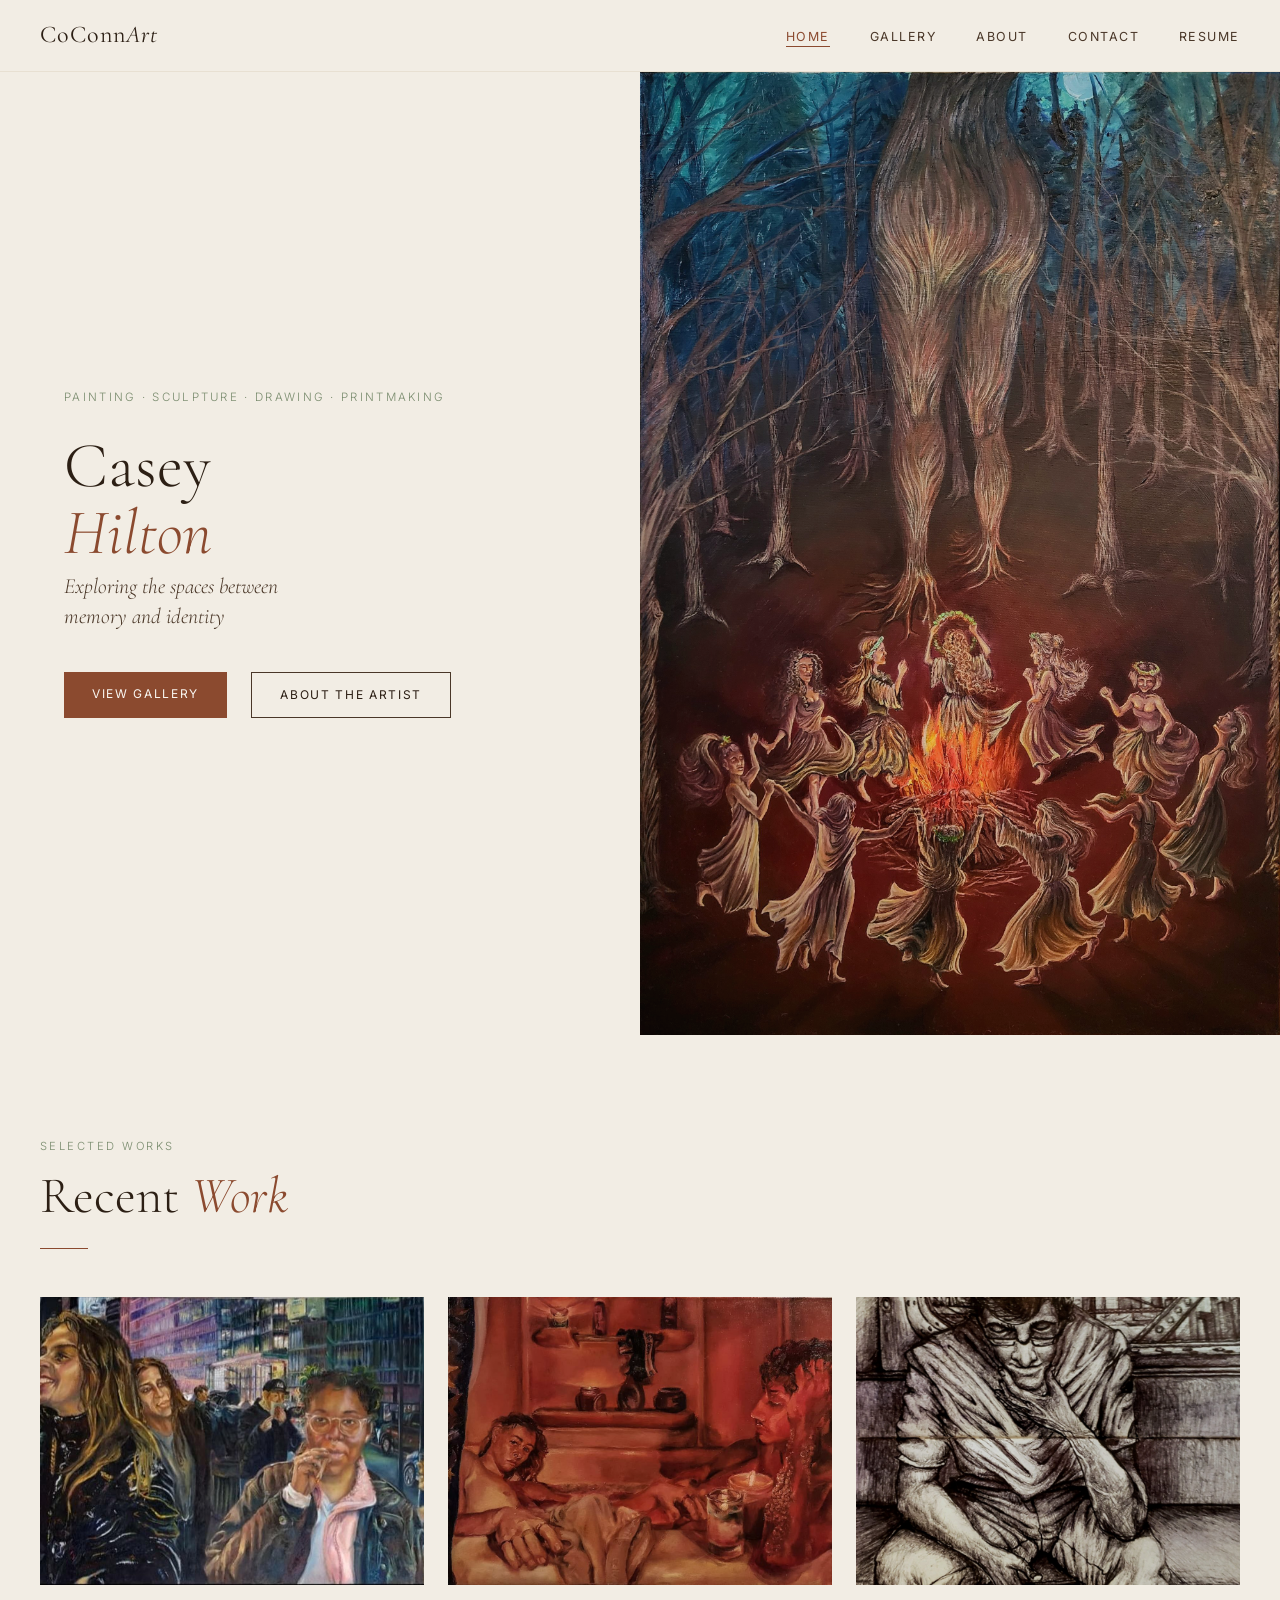
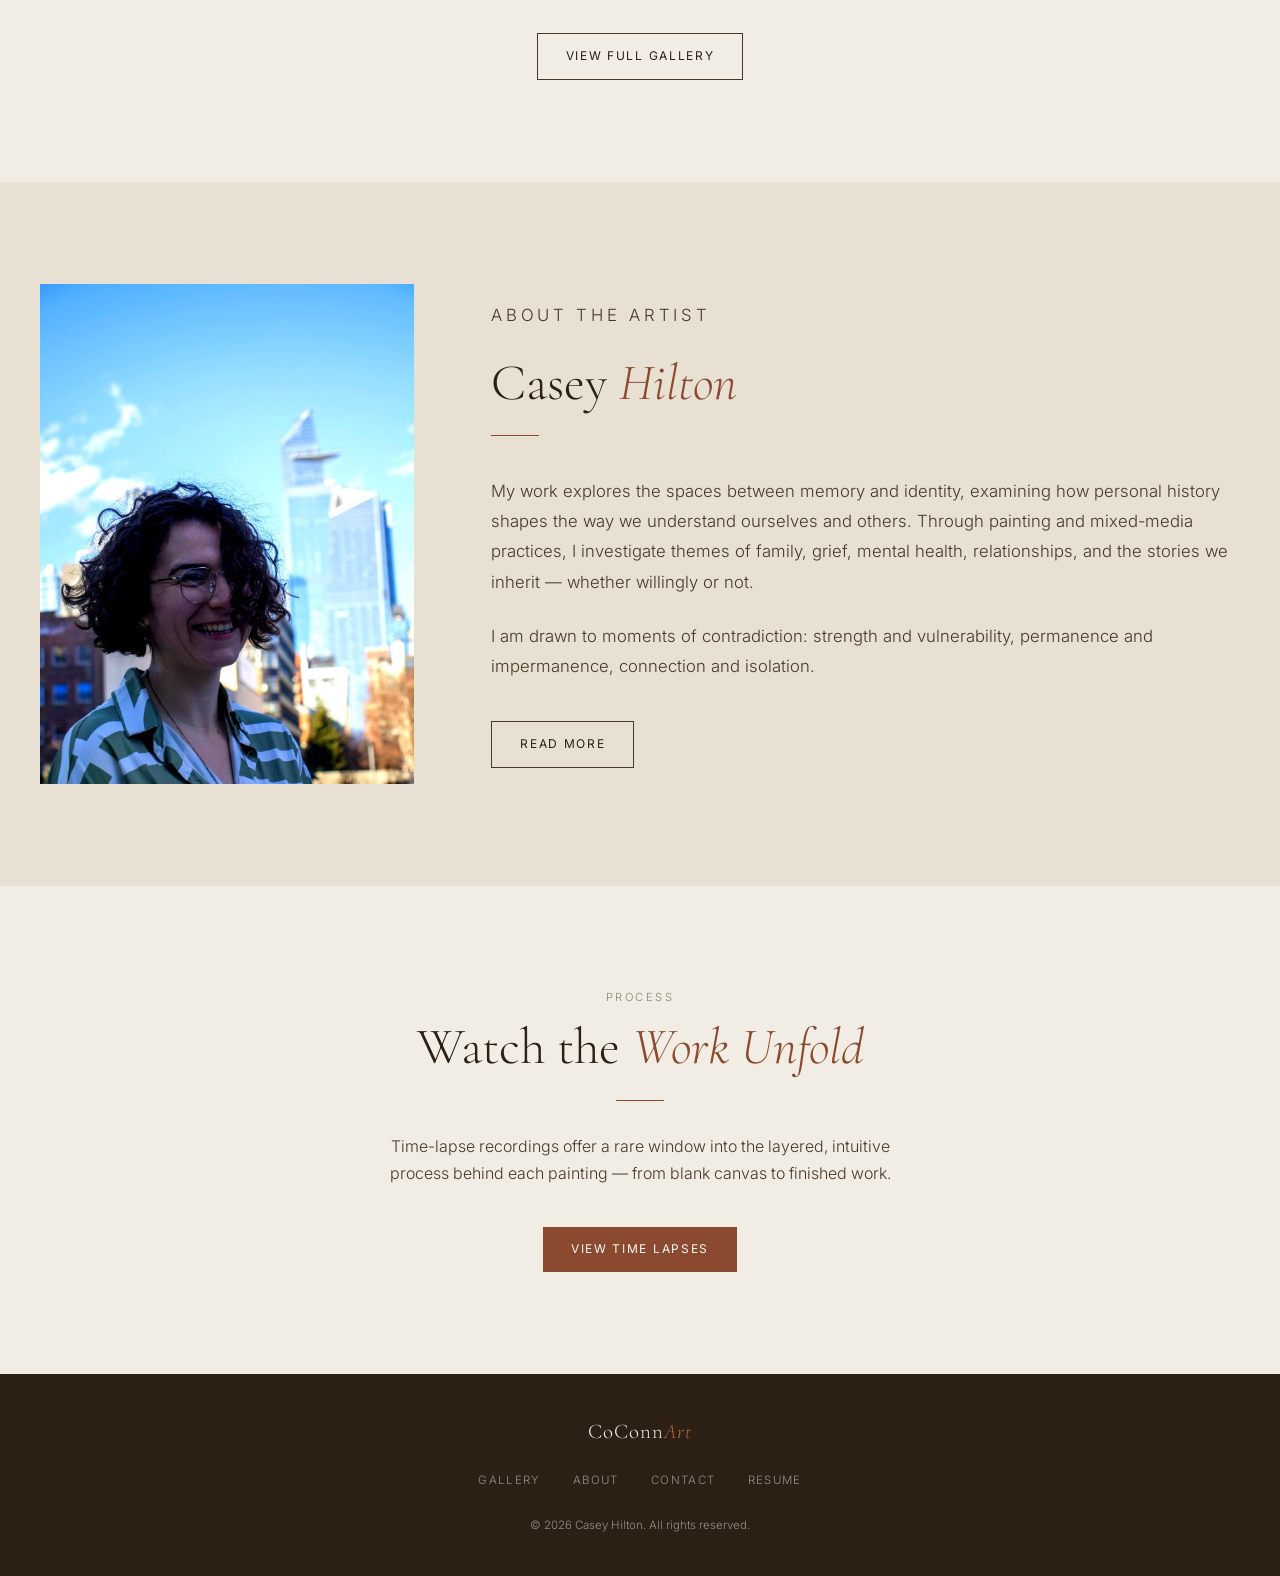
<file: index.html>
<!DOCTYPE html>
<html lang="en">
<head>
  <meta charset="UTF-8" />
  <meta name="viewport" content="width=device-width, initial-scale=1.0" />
  <title>Casey Hilton — CoConnArt</title>
  <meta name="description" content="Casey Hilton is a multidisciplinary artist working in painting, drawing, sculpture, and printmaking. Portfolio at CoConnArt." />
  <link rel="stylesheet" href="css/style.css" />
</head>
<body>

  <!-- NAVIGATION -->
  <nav>
    <div class="nav-inner">
      <a href="index.html" class="nav-logo">CoConn<em>Art</em></a>
      <button class="nav-toggle" aria-label="Toggle menu" onclick="toggleNav()">
        <span></span><span></span><span></span>
      </button>
      <ul class="nav-links" id="nav-links">
        <li><a href="index.html" class="active">Home</a></li>
        <li><a href="gallery.html">Gallery</a></li>
        <li><a href="about.html">About</a></li>
        <li><a href="contact.html">Contact</a></li>
        <li><a href="resume.html">Resume</a></li>
      </ul>
    </div>
  </nav>

  <div class="page">

    <!-- HERO -->
    <section class="hero" style="padding:0;">
      <div class="hero-text">
        <p class="hero-eyebrow">Painting · Sculpture · Drawing · Printmaking</p>
        <h1 class="hero-name">Casey<br><em>Hilton</em></h1>
        <p class="hero-tagline">Exploring the spaces between<br>memory and identity</p>
        <div class="hero-cta">
          <a href="gallery.html" class="btn btn-primary">View Gallery</a>
          <a href="about.html" class="btn btn-outline">About the Artist</a>
        </div>
      </div>
      <div class="hero-image">
        <img src="paintings/paintings-50-seance.jpg" alt="Seance — painting by Casey Hilton" style="width:100%;height:100%;object-fit:cover;" />
      </div>
    </section>

    <!-- GALLERY PREVIEW -->
    <section>
      <div class="section-inner">
        <p class="section-label">Selected Works</p>
        <h2 class="section-title">Recent <em>Work</em></h2>
        <div class="divider"></div>

        <div class="preview-grid">
          <a href="gallery.html?tab=paintings" class="preview-card">
            <img src="paintings/paintings-14-20211015-135628.jpg" alt="Painting by Casey Hilton" />
            <span class="preview-card-label">Paintings →</span>
          </a>
          <a href="gallery.html?tab=paintings" class="preview-card">
            <img src="paintings/paintings-15-20211015-135722.jpg" alt="Painting by Casey Hilton" />
            <span class="preview-card-label">Paintings →</span>
          </a>
          <a href="gallery.html?tab=drawings" class="preview-card">
            <img src="drawings/drawings-10-20221221-192539-2.jpg" alt="Drawing by Casey Hilton" />
            <span class="preview-card-label">Drawings →</span>
          </a>
        </div>

        <div style="text-align:center; margin-top:3rem;">
          <a href="gallery.html" class="btn btn-outline">View Full Gallery</a>
        </div>
      </div>
    </section>

    <!-- ABOUT SNIPPET -->
    <section class="about-snippet">
      <div class="about-snippet-inner">
        <div class="about-snippet-image">
          <img src="casey-portrait.jpg" alt="Casey Hilton" style="width:100%;height:100%;object-fit:cover;object-position:center top;" />
        </div>
        <div>
          <p class="section-label">About the Artist</p>
          <h2 class="section-title">Casey <em>Hilton</em></h2>
          <div class="divider"></div>
          <p>My work explores the spaces between memory and identity, examining how personal history shapes the way we understand ourselves and others. Through painting and mixed-media practices, I investigate themes of family, grief, mental health, relationships, and the stories we inherit — whether willingly or not.</p>
          <p>I am drawn to moments of contradiction: strength and vulnerability, permanence and impermanence, connection and isolation.</p>
          <a href="about.html" class="btn btn-outline" style="margin-top:1rem;">Read More</a>
        </div>
      </div>
    </section>

    <!-- PROCESS VIDEOS TEASER -->
    <section style="background: var(--linen);">
      <div class="section-inner" style="text-align:center;">
        <p class="section-label">Process</p>
        <h2 class="section-title">Watch the <em>Work Unfold</em></h2>
        <div class="divider" style="margin: 1.5rem auto 2rem;"></div>
        <p style="max-width:560px; margin:0 auto 2.5rem; color:var(--umber-mid);">Time-lapse recordings offer a rare window into the layered, intuitive process behind each painting — from blank canvas to finished work.</p>
        <a href="gallery.html?tab=timelapses" class="btn btn-primary">View Time Lapses</a>
      </div>
    </section>

  </div>

  <!-- FOOTER -->
  <footer>
    <div class="footer-inner">
      <div class="footer-logo">CoConn<em>Art</em></div>
      <ul class="footer-links">
        <li><a href="gallery.html">Gallery</a></li>
        <li><a href="about.html">About</a></li>
        <li><a href="contact.html">Contact</a></li>
        <li><a href="resume.html">Resume</a></li>
      </ul>
      <p class="footer-copy">&copy; <span id="yr"></span> Casey Hilton. All rights reserved.</p>
    </div>
  </footer>

  <script src="js/main.js"></script>
  <script>document.getElementById('yr').textContent = new Date().getFullYear();</script>
</body>
</html>
</file>
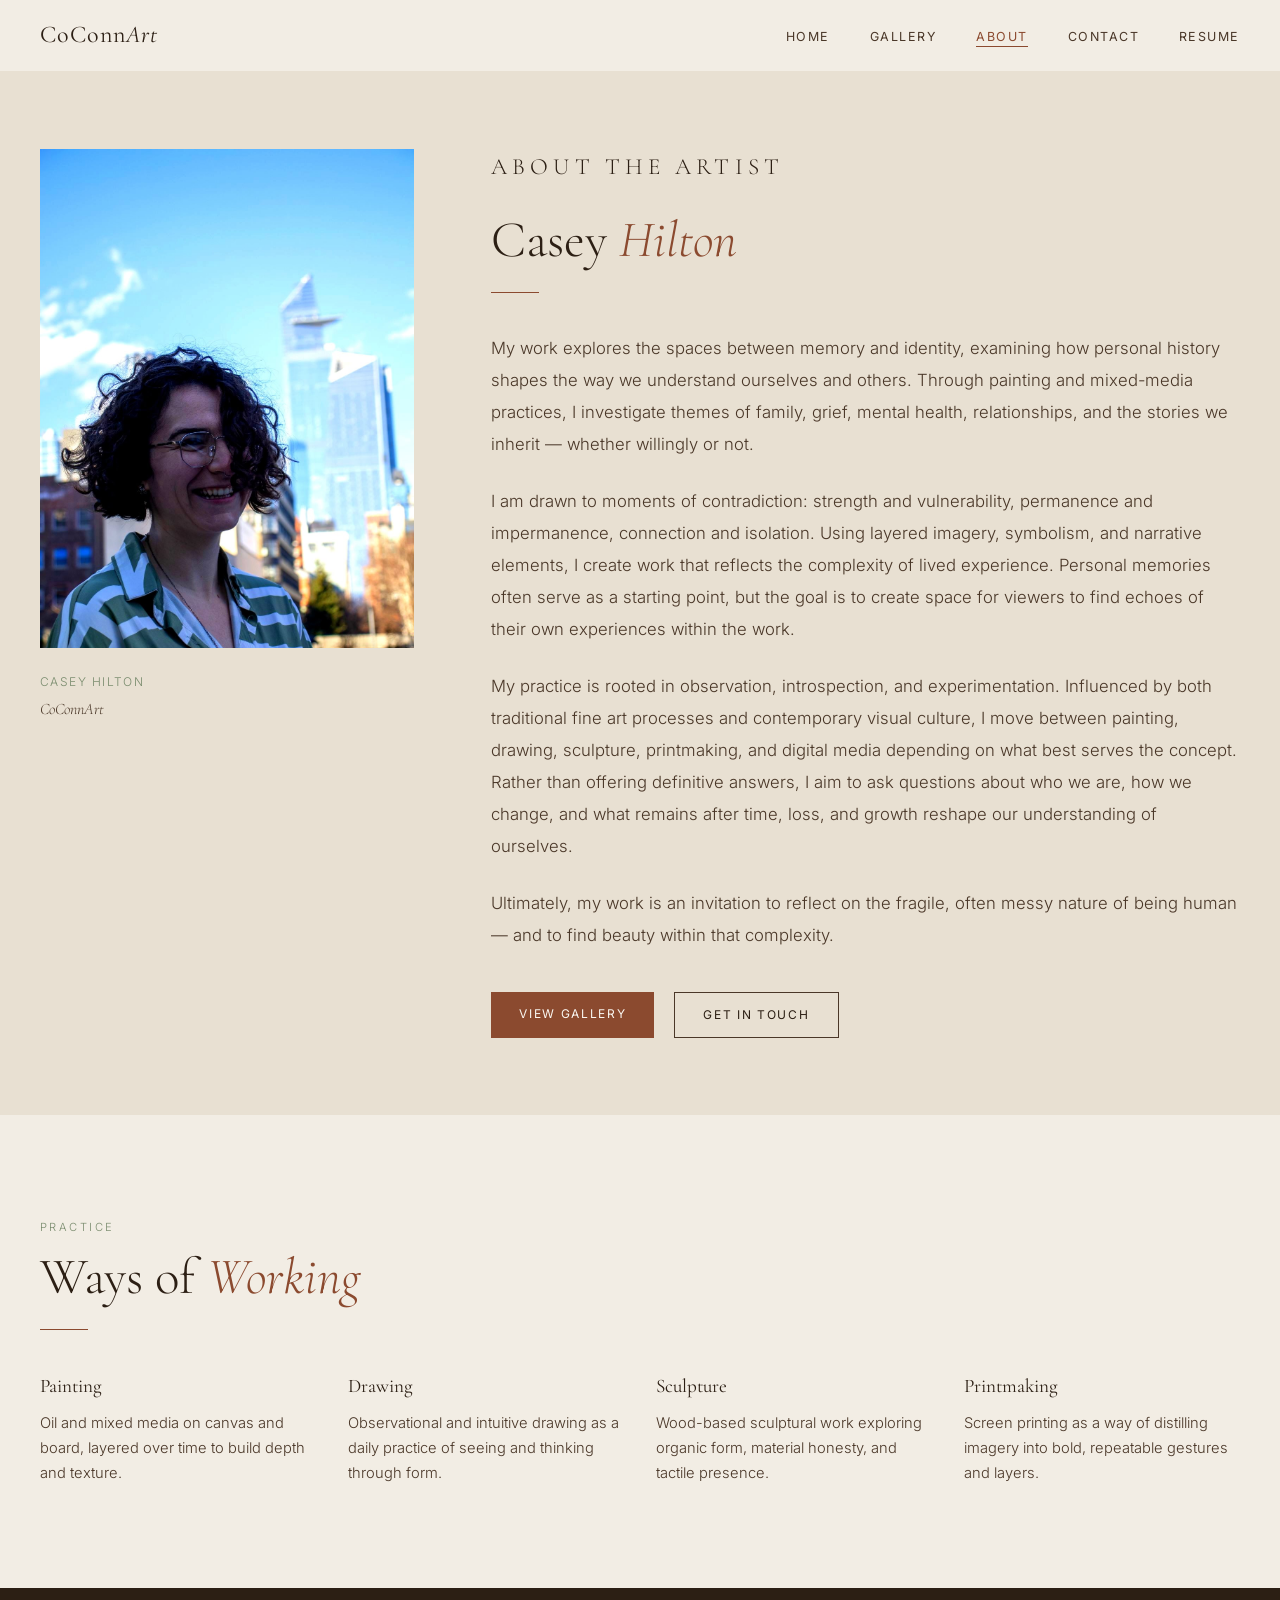
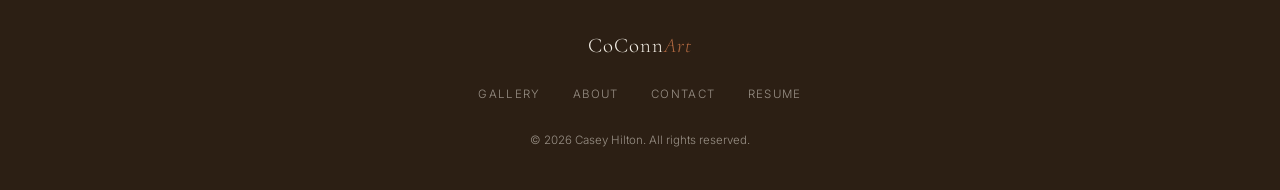
<file: about.html>
<!DOCTYPE html>
<html lang="en">
<head>
  <meta charset="UTF-8" />
  <meta name="viewport" content="width=device-width, initial-scale=1.0" />
  <title>About — Casey Hilton · CoConnArt</title>
  <meta name="description" content="About Casey Hilton — multidisciplinary artist working in painting, drawing, sculpture, and printmaking." />
  <link rel="stylesheet" href="css/style.css" />
</head>
<body>

  <nav>
    <div class="nav-inner">
      <a href="index.html" class="nav-logo">CoConn<em>Art</em></a>
      <button class="nav-toggle" aria-label="Toggle menu" onclick="toggleNav()">
        <span></span><span></span><span></span>
      </button>
      <ul class="nav-links" id="nav-links">
        <li><a href="index.html">Home</a></li>
        <li><a href="gallery.html">Gallery</a></li>
        <li><a href="about.html" class="active">About</a></li>
        <li><a href="contact.html">Contact</a></li>
        <li><a href="resume.html">Resume</a></li>
      </ul>
    </div>
  </nav>

  <div class="page">
    <div style="background:var(--linen-dark); padding: clamp(3rem,6vw,5rem) var(--gap) 0;">
      <div style="max-width:var(--max-w); margin:0 auto; display:grid; grid-template-columns:1fr 2fr; gap:clamp(3rem,6vw,6rem); align-items:start; padding-bottom: clamp(3rem,6vw,5rem);">

        <!-- Portrait -->
        <div>
          <div style="aspect-ratio:3/4; background:var(--umber-mid); overflow:hidden; margin-bottom:1.5rem;">
            <img src="casey-portrait.jpg" alt="Casey Hilton" style="width:100%;height:100%;object-fit:cover;object-position:center top;" />
          </div>
          <p style="font-size:0.75rem;letter-spacing:0.12em;text-transform:uppercase;color:var(--sage);">Casey Hilton</p>
          <p style="font-family:var(--font-display);font-style:italic;color:var(--umber-mid);margin-top:0.25rem;">CoConnArt</p>
        </div>

        <!-- Bio -->
        <div class="about-page" style="padding:0;">
          <p class="section-label">About the Artist</p>
          <h1 class="section-title">Casey <em>Hilton</em></h1>
          <div class="divider"></div>

          <p>My work explores the spaces between memory and identity, examining how personal history shapes the way we understand ourselves and others. Through painting and mixed-media practices, I investigate themes of family, grief, mental health, relationships, and the stories we inherit — whether willingly or not.</p>

          <p>I am drawn to moments of contradiction: strength and vulnerability, permanence and impermanence, connection and isolation. Using layered imagery, symbolism, and narrative elements, I create work that reflects the complexity of lived experience. Personal memories often serve as a starting point, but the goal is to create space for viewers to find echoes of their own experiences within the work.</p>

          <p>My practice is rooted in observation, introspection, and experimentation. Influenced by both traditional fine art processes and contemporary visual culture, I move between painting, drawing, sculpture, printmaking, and digital media depending on what best serves the concept. Rather than offering definitive answers, I aim to ask questions about who we are, how we change, and what remains after time, loss, and growth reshape our understanding of ourselves.</p>

          <p>Ultimately, my work is an invitation to reflect on the fragile, often messy nature of being human — and to find beauty within that complexity.</p>

          <div style="margin-top:2.5rem; display:flex; gap:1.25rem; flex-wrap:wrap;">
            <a href="gallery.html" class="btn btn-primary">View Gallery</a>
            <a href="contact.html" class="btn btn-outline">Get in Touch</a>
          </div>
        </div>

      </div>
    </div>

    <!-- MEDIUMS -->
    <section>
      <div class="section-inner">
        <p class="section-label">Practice</p>
        <h2 class="section-title">Ways of <em>Working</em></h2>
        <div class="divider"></div>

        <div style="display:grid; grid-template-columns:repeat(auto-fill, minmax(220px,1fr)); gap:2rem; margin-top:1rem;">
          <div>
            <p style="font-family:var(--font-display);font-size:1.2rem;font-weight:400;color:var(--umber);margin-bottom:0.5rem;">Painting</p>
            <p style="font-size:0.92rem;color:var(--umber-mid);line-height:1.7;">Oil and mixed media on canvas and board, layered over time to build depth and texture.</p>
          </div>
          <div>
            <p style="font-family:var(--font-display);font-size:1.2rem;font-weight:400;color:var(--umber);margin-bottom:0.5rem;">Drawing</p>
            <p style="font-size:0.92rem;color:var(--umber-mid);line-height:1.7;">Observational and intuitive drawing as a daily practice of seeing and thinking through form.</p>
          </div>
          <div>
            <p style="font-family:var(--font-display);font-size:1.2rem;font-weight:400;color:var(--umber);margin-bottom:0.5rem;">Sculpture</p>
            <p style="font-size:0.92rem;color:var(--umber-mid);line-height:1.7;">Wood-based sculptural work exploring organic form, material honesty, and tactile presence.</p>
          </div>
          <div>
            <p style="font-family:var(--font-display);font-size:1.2rem;font-weight:400;color:var(--umber);margin-bottom:0.5rem;">Printmaking</p>
            <p style="font-size:0.92rem;color:var(--umber-mid);line-height:1.7;">Screen printing as a way of distilling imagery into bold, repeatable gestures and layers.</p>
          </div>
        </div>
      </div>
    </section>

  </div>

  <footer>
    <div class="footer-inner">
      <div class="footer-logo">CoConn<em>Art</em></div>
      <ul class="footer-links">
        <li><a href="gallery.html">Gallery</a></li>
        <li><a href="about.html">About</a></li>
        <li><a href="contact.html">Contact</a></li>
        <li><a href="resume.html">Resume</a></li>
      </ul>
      <p class="footer-copy">&copy; <span id="yr"></span> Casey Hilton. All rights reserved.</p>
    </div>
  </footer>

  <script src="js/main.js"></script>
  <script>document.getElementById('yr').textContent = new Date().getFullYear();</script>
</body>
</html>
</file>
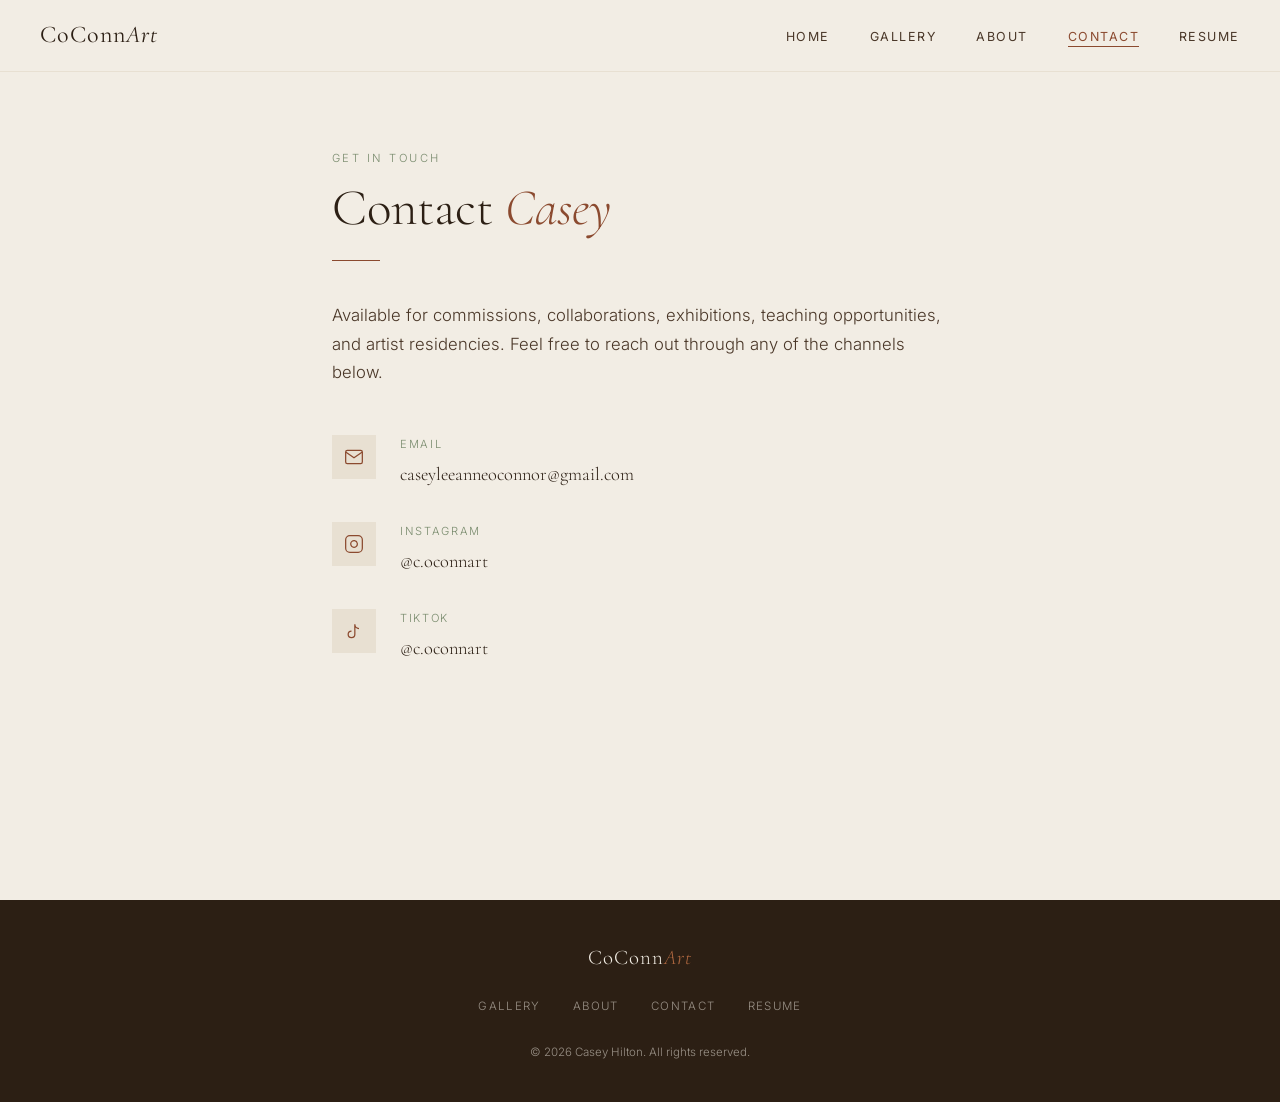
<file: contact.html>
<!DOCTYPE html>
<html lang="en">
<head>
  <meta charset="UTF-8" />
  <meta name="viewport" content="width=device-width, initial-scale=1.0" />
  <title>Contact — Casey Hilton · CoConnArt</title>
  <link rel="stylesheet" href="css/style.css" />
</head>
<body>

  <nav>
    <div class="nav-inner">
      <a href="index.html" class="nav-logo">CoConn<em>Art</em></a>
      <button class="nav-toggle" aria-label="Toggle menu" onclick="toggleNav()">
        <span></span><span></span><span></span>
      </button>
      <ul class="nav-links" id="nav-links">
        <li><a href="index.html">Home</a></li>
        <li><a href="gallery.html">Gallery</a></li>
        <li><a href="about.html">About</a></li>
        <li><a href="contact.html" class="active">Contact</a></li>
        <li><a href="resume.html">Resume</a></li>
      </ul>
    </div>
  </nav>

  <div class="page">
    <div class="contact-page">
      <p class="section-label">Get in Touch</p>
      <h1 class="section-title">Contact <em>Casey</em></h1>
      <div class="divider"></div>

      <p style="color:var(--umber-mid); margin-bottom:3rem; font-size:1.05rem;">
        Available for commissions, collaborations, exhibitions, teaching opportunities, and artist residencies. Feel free to reach out through any of the channels below.
      </p>

      <div class="contact-items">

        <div class="contact-item">
          <div class="contact-icon">
            <svg width="20" height="20" viewBox="0 0 24 24" fill="none" stroke="currentColor" stroke-width="1.5">
              <path d="M4 4h16c1.1 0 2 .9 2 2v12c0 1.1-.9 2-2 2H4c-1.1 0-2-.9-2-2V6c0-1.1.9-2 2-2z"/>
              <polyline points="22,6 12,13 2,6"/>
            </svg>
          </div>
          <div>
            <p class="contact-label">Email</p>
            <p class="contact-value"><a href="mailto:caseyleeanneoconnor@gmail.com">caseyleeanneoconnor@gmail.com</a></p>
          </div>
        </div>

        <div class="contact-item">
          <div class="contact-icon">
            <svg width="20" height="20" viewBox="0 0 24 24" fill="none" stroke="currentColor" stroke-width="1.5">
              <rect x="2" y="2" width="20" height="20" rx="5" ry="5"/>
              <path d="M16 11.37A4 4 0 1 1 12.63 8 4 4 0 0 1 16 11.37z"/>
              <line x1="17.5" y1="6.5" x2="17.51" y2="6.5"/>
            </svg>
          </div>
          <div>
            <p class="contact-label">Instagram</p>
            <p class="contact-value"><a href="https://www.instagram.com/c.oconnart/" target="_blank" rel="noopener">@c.oconnart</a></p>
          </div>
        </div>

        <div class="contact-item">
          <div class="contact-icon">
            <!-- TikTok icon -->
            <svg width="20" height="20" viewBox="0 0 24 24" fill="none" stroke="currentColor" stroke-width="1.5">
              <path d="M9 12a4 4 0 1 0 4 4V4a5 5 0 0 0 5 5"/>
            </svg>
          </div>
          <div>
            <p class="contact-label">TikTok</p>
            <p class="contact-value"><a href="https://www.tiktok.com/@c.oconnart" target="_blank" rel="noopener">@c.oconnart</a></p>
          </div>
        </div>

      </div>
    </div>
  </div>

  <footer>
    <div class="footer-inner">
      <div class="footer-logo">CoConn<em>Art</em></div>
      <ul class="footer-links">
        <li><a href="gallery.html">Gallery</a></li>
        <li><a href="about.html">About</a></li>
        <li><a href="contact.html">Contact</a></li>
        <li><a href="resume.html">Resume</a></li>
      </ul>
      <p class="footer-copy">&copy; <span id="yr"></span> Casey Hilton. All rights reserved.</p>
    </div>
  </footer>

  <script src="js/main.js"></script>
  <script>document.getElementById('yr').textContent = new Date().getFullYear();</script>
</body>
</html>
</file>
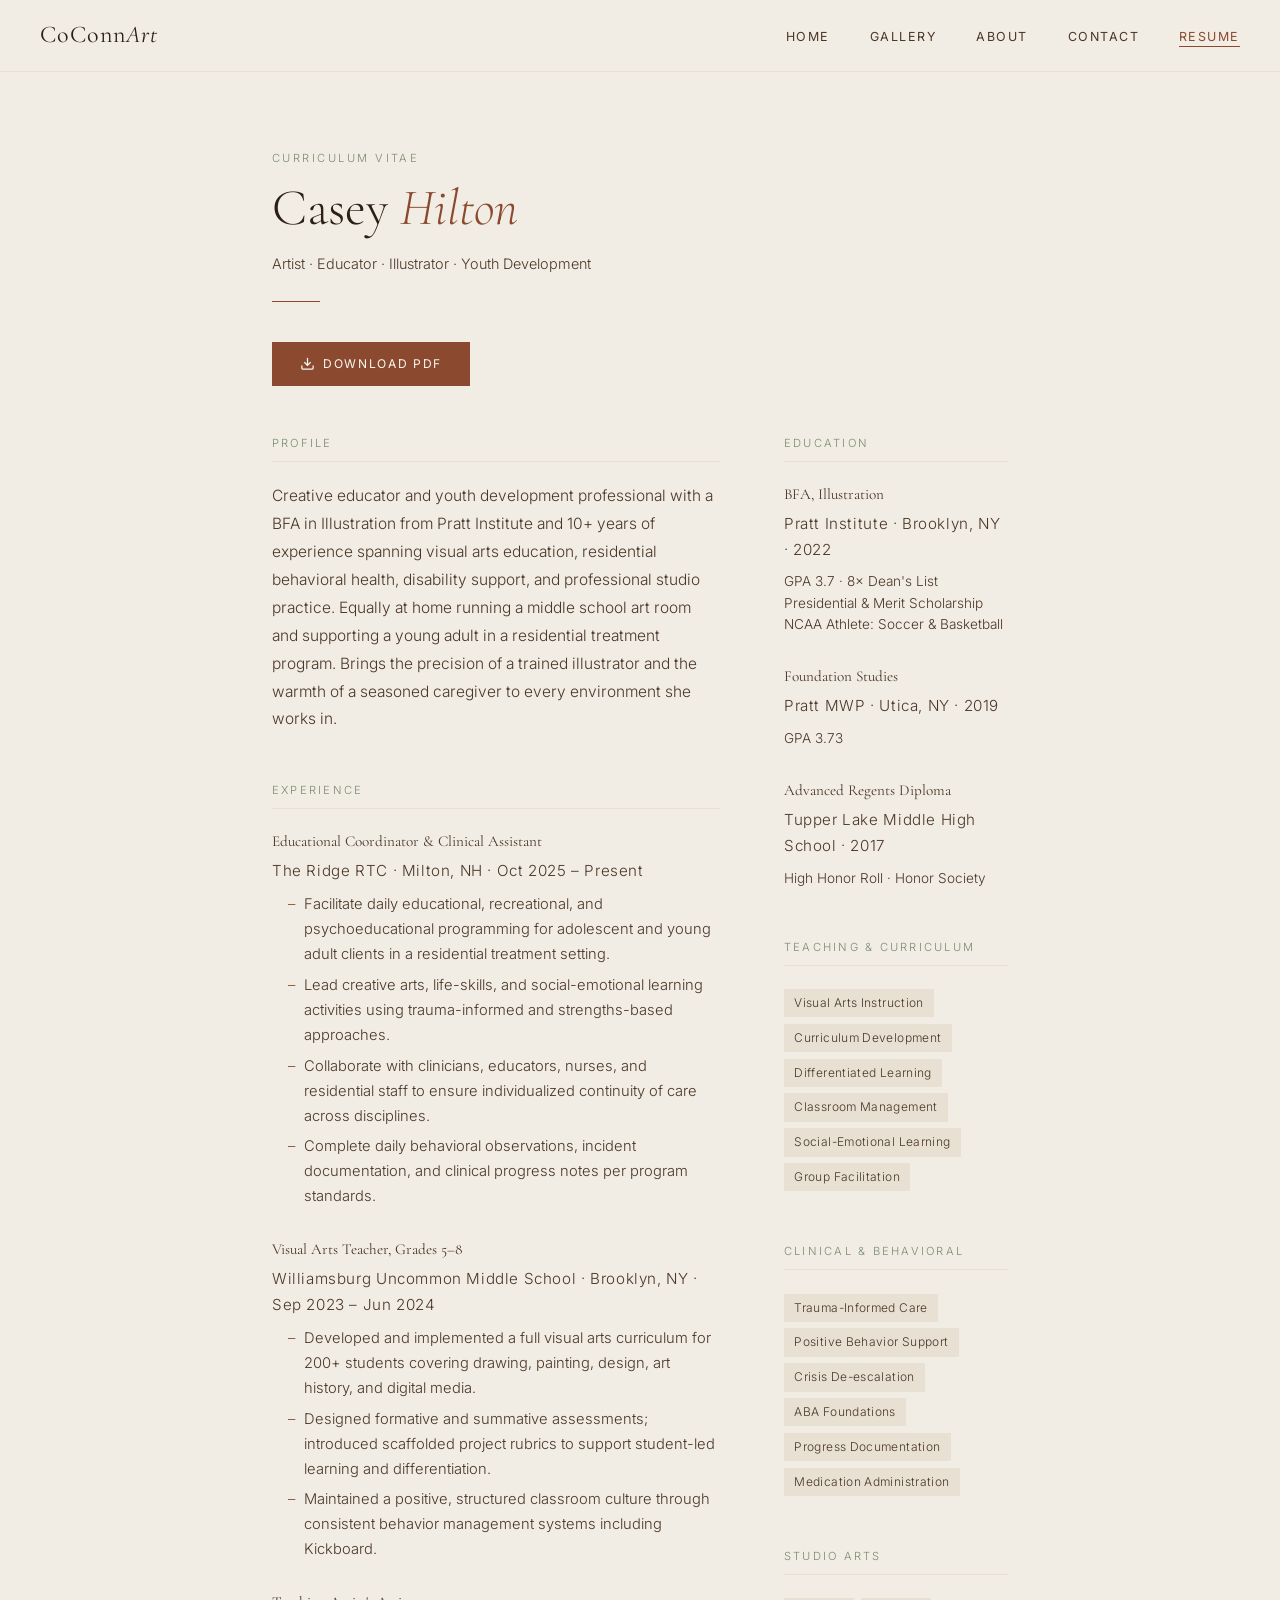
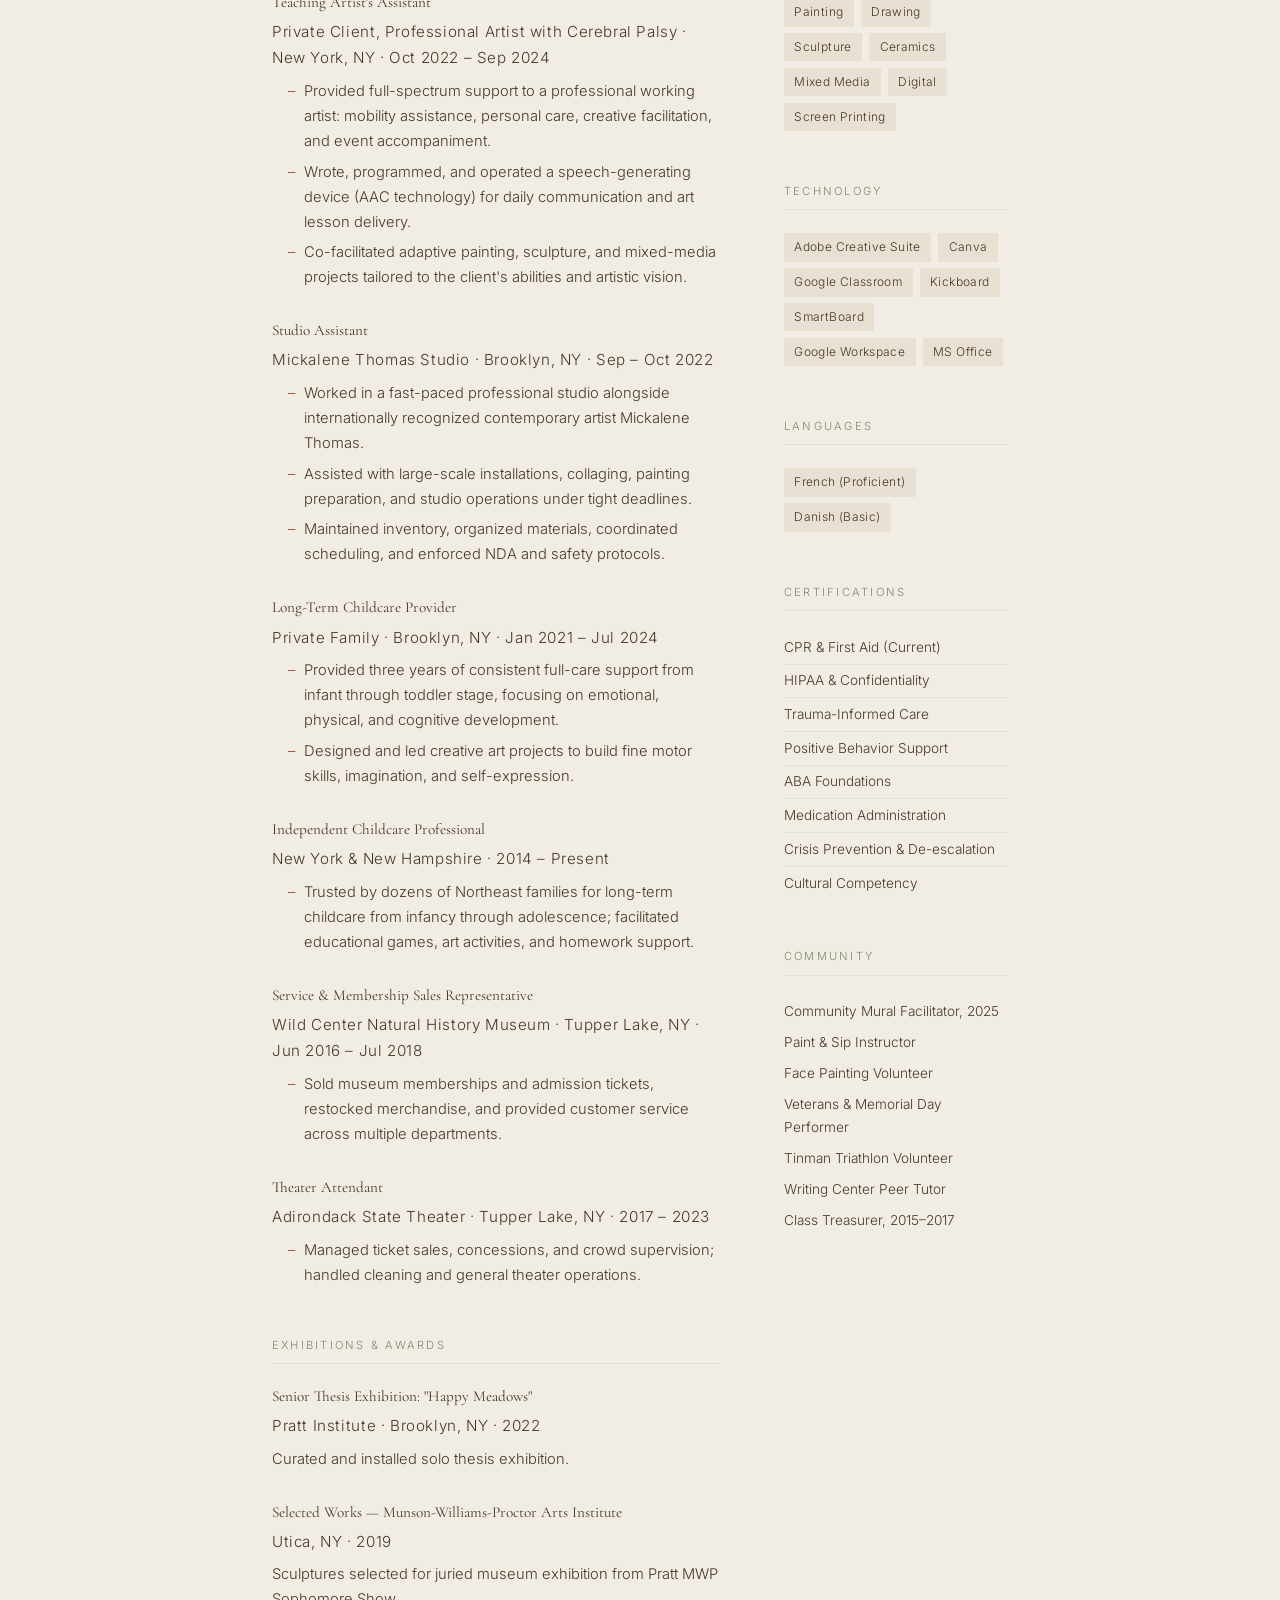
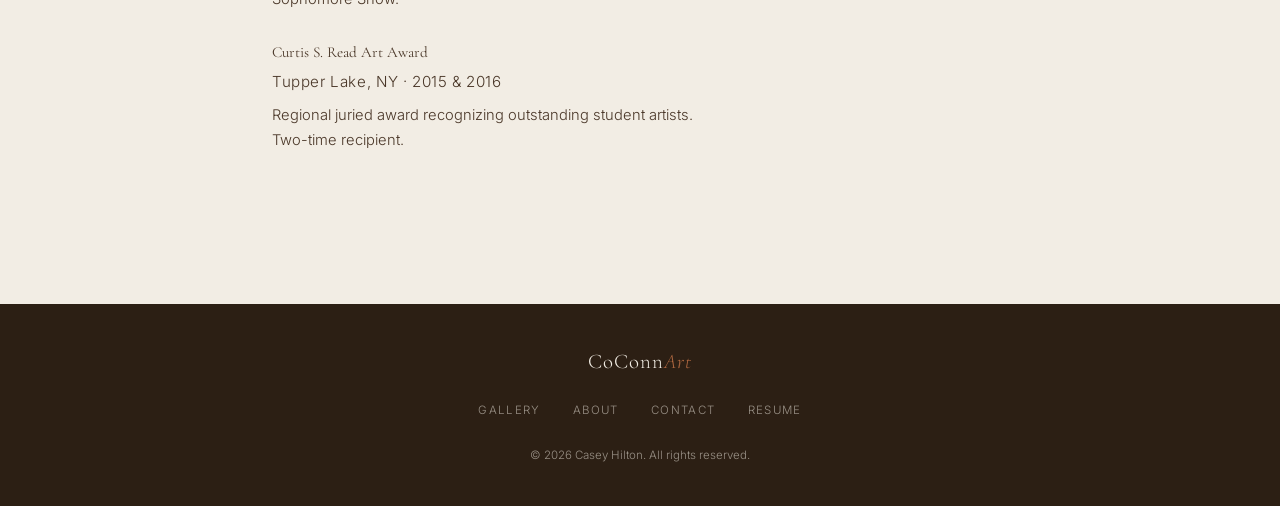
<file: resume.html>
<!DOCTYPE html>
<html lang="en">
<head>
  <meta charset="UTF-8" />
  <meta name="viewport" content="width=device-width, initial-scale=1.0" />
  <title>Resume — Casey Hilton · CoConnArt</title>
  <link rel="stylesheet" href="css/style.css" />
  <style>
    .resume-two-col {
      display: grid;
      grid-template-columns: 2fr 1fr;
      gap: clamp(2rem, 5vw, 5rem);
      align-items: start;
    }
    .resume-tag {
      display: inline-block;
      font-size: 0.75rem;
      color: var(--umber-mid);
      background: var(--linen-dark);
      padding: 0.25rem 0.65rem;
      margin: 0.2rem 0.2rem 0.2rem 0;
      letter-spacing: 0.03em;
    }
    .resume-entry-bullets {
      margin: 0.5rem 0 0 1rem;
      padding: 0;
    }
    .resume-entry-bullets li {
      font-size: 0.92rem;
      color: var(--umber-mid);
      line-height: 1.7;
      margin-bottom: 0.35rem;
      list-style: none;
      position: relative;
      padding-left: 1rem;
    }
    .resume-entry-bullets li::before {
      content: '–';
      position: absolute;
      left: 0;
      color: var(--sienna);
    }
    @media (max-width: 700px) {
      .resume-two-col { grid-template-columns: 1fr; }
    }
  </style>
</head>
<body>

  <nav>
    <div class="nav-inner">
      <a href="index.html" class="nav-logo">CoConn<em>Art</em></a>
      <button class="nav-toggle" aria-label="Toggle menu" onclick="toggleNav()">
        <span></span><span></span><span></span>
      </button>
      <ul class="nav-links" id="nav-links">
        <li><a href="index.html">Home</a></li>
        <li><a href="gallery.html">Gallery</a></li>
        <li><a href="about.html">About</a></li>
        <li><a href="contact.html">Contact</a></li>
        <li><a href="resume.html" class="active">Resume</a></li>
      </ul>
    </div>
  </nav>

  <div class="page">
    <div class="resume-page">

      <p class="section-label">Curriculum Vitae</p>
      <h1 class="section-title">Casey <em>Hilton</em></h1>
      <p style="color:var(--umber-mid);font-size:0.9rem;margin-top:0.25rem;">Artist · Educator · Illustrator · Youth Development</p>
      <div class="divider"></div>

      <!-- Download button — rename your PDF to casey-resume.pdf and place it in the root folder -->
      <a href="casey-resume.pdf" download class="btn btn-primary resume-download" style="margin-bottom:3rem;display:inline-flex;align-items:center;gap:0.5rem;">
        <svg width="15" height="15" viewBox="0 0 24 24" fill="none" stroke="currentColor" stroke-width="2">
          <path d="M21 15v4a2 2 0 0 1-2 2H5a2 2 0 0 1-2-2v-4"/>
          <polyline points="7 10 12 15 17 10"/>
          <line x1="12" y1="15" x2="12" y2="3"/>
        </svg>
        Download PDF
      </a>

      <div class="resume-two-col">

        <!-- LEFT COLUMN: main content -->
        <div>

          <!-- PROFILE -->
          <div class="resume-section">
            <p class="resume-section-title">Profile</p>
            <p style="font-size:0.97rem;color:var(--umber-mid);line-height:1.8;">
              Creative educator and youth development professional with a BFA in Illustration from Pratt Institute and 10+ years of experience spanning visual arts education, residential behavioral health, disability support, and professional studio practice. Equally at home running a middle school art room and supporting a young adult in a residential treatment program. Brings the precision of a trained illustrator and the warmth of a seasoned caregiver to every environment she works in.
            </p>
          </div>

          <!-- EXPERIENCE -->
          <div class="resume-section">
            <p class="resume-section-title">Experience</p>

            <div class="resume-entry">
              <p class="resume-entry-title">Educational Coordinator &amp; Clinical Assistant</p>
              <p class="resume-entry-meta">The Ridge RTC · Milton, NH · Oct 2025 – Present</p>
              <ul class="resume-entry-bullets">
                <li>Facilitate daily educational, recreational, and psychoeducational programming for adolescent and young adult clients in a residential treatment setting.</li>
                <li>Lead creative arts, life-skills, and social-emotional learning activities using trauma-informed and strengths-based approaches.</li>
                <li>Collaborate with clinicians, educators, nurses, and residential staff to ensure individualized continuity of care across disciplines.</li>
                <li>Complete daily behavioral observations, incident documentation, and clinical progress notes per program standards.</li>
              </ul>
            </div>

            <div class="resume-entry">
              <p class="resume-entry-title">Visual Arts Teacher, Grades 5–8</p>
              <p class="resume-entry-meta">Williamsburg Uncommon Middle School · Brooklyn, NY · Sep 2023 – Jun 2024</p>
              <ul class="resume-entry-bullets">
                <li>Developed and implemented a full visual arts curriculum for 200+ students covering drawing, painting, design, art history, and digital media.</li>
                <li>Designed formative and summative assessments; introduced scaffolded project rubrics to support student-led learning and differentiation.</li>
                <li>Maintained a positive, structured classroom culture through consistent behavior management systems including Kickboard.</li>
              </ul>
            </div>

            <div class="resume-entry">
              <p class="resume-entry-title">Teaching Artist's Assistant</p>
              <p class="resume-entry-meta">Private Client, Professional Artist with Cerebral Palsy · New York, NY · Oct 2022 – Sep 2024</p>
              <ul class="resume-entry-bullets">
                <li>Provided full-spectrum support to a professional working artist: mobility assistance, personal care, creative facilitation, and event accompaniment.</li>
                <li>Wrote, programmed, and operated a speech-generating device (AAC technology) for daily communication and art lesson delivery.</li>
                <li>Co-facilitated adaptive painting, sculpture, and mixed-media projects tailored to the client's abilities and artistic vision.</li>
              </ul>
            </div>

            <div class="resume-entry">
              <p class="resume-entry-title">Studio Assistant</p>
              <p class="resume-entry-meta">Mickalene Thomas Studio · Brooklyn, NY · Sep – Oct 2022</p>
              <ul class="resume-entry-bullets">
                <li>Worked in a fast-paced professional studio alongside internationally recognized contemporary artist Mickalene Thomas.</li>
                <li>Assisted with large-scale installations, collaging, painting preparation, and studio operations under tight deadlines.</li>
                <li>Maintained inventory, organized materials, coordinated scheduling, and enforced NDA and safety protocols.</li>
              </ul>
            </div>

            <div class="resume-entry">
              <p class="resume-entry-title">Long-Term Childcare Provider</p>
              <p class="resume-entry-meta">Private Family · Brooklyn, NY · Jan 2021 – Jul 2024</p>
              <ul class="resume-entry-bullets">
                <li>Provided three years of consistent full-care support from infant through toddler stage, focusing on emotional, physical, and cognitive development.</li>
                <li>Designed and led creative art projects to build fine motor skills, imagination, and self-expression.</li>
              </ul>
            </div>

            <div class="resume-entry">
              <p class="resume-entry-title">Independent Childcare Professional</p>
              <p class="resume-entry-meta">New York &amp; New Hampshire · 2014 – Present</p>
              <ul class="resume-entry-bullets">
                <li>Trusted by dozens of Northeast families for long-term childcare from infancy through adolescence; facilitated educational games, art activities, and homework support.</li>
              </ul>
            </div>

            <div class="resume-entry">
              <p class="resume-entry-title">Service &amp; Membership Sales Representative</p>
              <p class="resume-entry-meta">Wild Center Natural History Museum · Tupper Lake, NY · Jun 2016 – Jul 2018</p>
              <ul class="resume-entry-bullets">
                <li>Sold museum memberships and admission tickets, restocked merchandise, and provided customer service across multiple departments.</li>
              </ul>
            </div>

            <div class="resume-entry">
              <p class="resume-entry-title">Theater Attendant</p>
              <p class="resume-entry-meta">Adirondack State Theater · Tupper Lake, NY · 2017 – 2023</p>
              <ul class="resume-entry-bullets">
                <li>Managed ticket sales, concessions, and crowd supervision; handled cleaning and general theater operations.</li>
              </ul>
            </div>

          </div><!-- /experience -->

          <!-- EXHIBITIONS & AWARDS -->
          <div class="resume-section">
            <p class="resume-section-title">Exhibitions &amp; Awards</p>

            <div class="resume-entry">
              <p class="resume-entry-title">Senior Thesis Exhibition: "Happy Meadows"</p>
              <p class="resume-entry-meta">Pratt Institute · Brooklyn, NY · 2022</p>
              <p style="font-size:0.92rem;color:var(--umber-mid);">Curated and installed solo thesis exhibition.</p>
            </div>

            <div class="resume-entry">
              <p class="resume-entry-title">Selected Works — Munson-Williams-Proctor Arts Institute</p>
              <p class="resume-entry-meta">Utica, NY · 2019</p>
              <p style="font-size:0.92rem;color:var(--umber-mid);">Sculptures selected for juried museum exhibition from Pratt MWP Sophomore Show.</p>
            </div>

            <div class="resume-entry">
              <p class="resume-entry-title">Curtis S. Read Art Award</p>
              <p class="resume-entry-meta">Tupper Lake, NY · 2015 &amp; 2016</p>
              <p style="font-size:0.92rem;color:var(--umber-mid);">Regional juried award recognizing outstanding student artists. Two-time recipient.</p>
            </div>

          </div>

        </div><!-- /left col -->

        <!-- RIGHT COLUMN: sidebar -->
        <div>

          <!-- EDUCATION -->
          <div class="resume-section">
            <p class="resume-section-title">Education</p>

            <div class="resume-entry">
              <p class="resume-entry-title">BFA, Illustration</p>
              <p class="resume-entry-meta">Pratt Institute · Brooklyn, NY · 2022</p>
              <p style="font-size:0.85rem;color:var(--umber-mid);line-height:1.6;">GPA 3.7 · 8× Dean's List<br>Presidential &amp; Merit Scholarship<br>NCAA Athlete: Soccer &amp; Basketball</p>
            </div>

            <div class="resume-entry">
              <p class="resume-entry-title">Foundation Studies</p>
              <p class="resume-entry-meta">Pratt MWP · Utica, NY · 2019</p>
              <p style="font-size:0.85rem;color:var(--umber-mid);">GPA 3.73</p>
            </div>

            <div class="resume-entry">
              <p class="resume-entry-title">Advanced Regents Diploma</p>
              <p class="resume-entry-meta">Tupper Lake Middle High School · 2017</p>
              <p style="font-size:0.85rem;color:var(--umber-mid);">High Honor Roll · Honor Society</p>
            </div>
          </div>

          <!-- SKILLS -->
          <div class="resume-section">
            <p class="resume-section-title">Teaching &amp; Curriculum</p>
            <span class="resume-tag">Visual Arts Instruction</span>
            <span class="resume-tag">Curriculum Development</span>
            <span class="resume-tag">Differentiated Learning</span>
            <span class="resume-tag">Classroom Management</span>
            <span class="resume-tag">Social-Emotional Learning</span>
            <span class="resume-tag">Group Facilitation</span>
          </div>

          <div class="resume-section">
            <p class="resume-section-title">Clinical &amp; Behavioral</p>
            <span class="resume-tag">Trauma-Informed Care</span>
            <span class="resume-tag">Positive Behavior Support</span>
            <span class="resume-tag">Crisis De-escalation</span>
            <span class="resume-tag">ABA Foundations</span>
            <span class="resume-tag">Progress Documentation</span>
            <span class="resume-tag">Medication Administration</span>
          </div>

          <div class="resume-section">
            <p class="resume-section-title">Studio Arts</p>
            <span class="resume-tag">Painting</span>
            <span class="resume-tag">Drawing</span>
            <span class="resume-tag">Sculpture</span>
            <span class="resume-tag">Ceramics</span>
            <span class="resume-tag">Mixed Media</span>
            <span class="resume-tag">Digital</span>
            <span class="resume-tag">Screen Printing</span>
          </div>

          <div class="resume-section">
            <p class="resume-section-title">Technology</p>
            <span class="resume-tag">Adobe Creative Suite</span>
            <span class="resume-tag">Canva</span>
            <span class="resume-tag">Google Classroom</span>
            <span class="resume-tag">Kickboard</span>
            <span class="resume-tag">SmartBoard</span>
            <span class="resume-tag">Google Workspace</span>
            <span class="resume-tag">MS Office</span>
          </div>

          <div class="resume-section">
            <p class="resume-section-title">Languages</p>
            <span class="resume-tag">French (Proficient)</span>
            <span class="resume-tag">Danish (Basic)</span>
          </div>

          <!-- CERTIFICATIONS -->
          <div class="resume-section">
            <p class="resume-section-title">Certifications</p>
            <ul style="list-style:none;padding:0;">
              <li style="font-size:0.85rem;color:var(--umber-mid);padding:0.3rem 0;border-bottom:1px solid var(--linen-dark);">CPR &amp; First Aid (Current)</li>
              <li style="font-size:0.85rem;color:var(--umber-mid);padding:0.3rem 0;border-bottom:1px solid var(--linen-dark);">HIPAA &amp; Confidentiality</li>
              <li style="font-size:0.85rem;color:var(--umber-mid);padding:0.3rem 0;border-bottom:1px solid var(--linen-dark);">Trauma-Informed Care</li>
              <li style="font-size:0.85rem;color:var(--umber-mid);padding:0.3rem 0;border-bottom:1px solid var(--linen-dark);">Positive Behavior Support</li>
              <li style="font-size:0.85rem;color:var(--umber-mid);padding:0.3rem 0;border-bottom:1px solid var(--linen-dark);">ABA Foundations</li>
              <li style="font-size:0.85rem;color:var(--umber-mid);padding:0.3rem 0;border-bottom:1px solid var(--linen-dark);">Medication Administration</li>
              <li style="font-size:0.85rem;color:var(--umber-mid);padding:0.3rem 0;border-bottom:1px solid var(--linen-dark);">Crisis Prevention &amp; De-escalation</li>
              <li style="font-size:0.85rem;color:var(--umber-mid);padding:0.3rem 0;">Cultural Competency</li>
            </ul>
          </div>

          <!-- COMMUNITY -->
          <div class="resume-section">
            <p class="resume-section-title">Community</p>
            <ul style="list-style:none;padding:0;">
              <li style="font-size:0.85rem;color:var(--umber-mid);padding:0.25rem 0;">Community Mural Facilitator, 2025</li>
              <li style="font-size:0.85rem;color:var(--umber-mid);padding:0.25rem 0;">Paint &amp; Sip Instructor</li>
              <li style="font-size:0.85rem;color:var(--umber-mid);padding:0.25rem 0;">Face Painting Volunteer</li>
              <li style="font-size:0.85rem;color:var(--umber-mid);padding:0.25rem 0;">Veterans &amp; Memorial Day Performer</li>
              <li style="font-size:0.85rem;color:var(--umber-mid);padding:0.25rem 0;">Tinman Triathlon Volunteer</li>
              <li style="font-size:0.85rem;color:var(--umber-mid);padding:0.25rem 0;">Writing Center Peer Tutor</li>
              <li style="font-size:0.85rem;color:var(--umber-mid);padding:0.25rem 0;">Class Treasurer, 2015–2017</li>
            </ul>
          </div>

        </div><!-- /right col -->
      </div><!-- /two-col -->
    </div><!-- /resume-page -->
  </div><!-- /page -->

  <footer>
    <div class="footer-inner">
      <div class="footer-logo">CoConn<em>Art</em></div>
      <ul class="footer-links">
        <li><a href="gallery.html">Gallery</a></li>
        <li><a href="about.html">About</a></li>
        <li><a href="contact.html">Contact</a></li>
        <li><a href="resume.html">Resume</a></li>
      </ul>
      <p class="footer-copy">&copy; <span id="yr"></span> Casey Hilton. All rights reserved.</p>
    </div>
  </footer>

  <script src="js/main.js"></script>
  <script>document.getElementById('yr').textContent = new Date().getFullYear();</script>
</body>
</html>
</file>
<file: css/style.css>
/* ============================================
   COCONNART — Casey Hilton Portfolio
   Palette: warm sage, raw linen, burnt sienna, deep umber
   Type: Cormorant Garamond (display) + Inter (body)
   ============================================ */

@import url('https://fonts.googleapis.com/css2?family=Cormorant+Garamond:ital,wght@0,300;0,400;0,500;1,300;1,400&family=Inter:wght@300;400;500&display=swap');

:root {
  --linen:       #F2EDE4;
  --linen-dark:  #E8E0D2;
  --umber:       #2C1F14;
  --umber-mid:   #4A3728;
  --sienna:      #8B4A2F;
  --sienna-light:#B06840;
  --sage:        #7A8C6E;
  --sage-light:  #A3B394;
  --cream:       #FAF7F2;
  --ink:         #1C1410;

  --font-display: 'Cormorant Garamond', Georgia, serif;
  --font-body:    'Inter', system-ui, sans-serif;

  --nav-h: 72px;
  --max-w: 1200px;
  --gap:   clamp(1rem, 3vw, 2rem);
}

*, *::before, *::after { box-sizing: border-box; margin: 0; padding: 0; }

html { scroll-behavior: smooth; }

body {
  background: var(--linen);
  color: var(--umber);
  font-family: var(--font-body);
  font-weight: 300;
  font-size: 16px;
  line-height: 1.7;
  min-height: 100vh;
}

img { display: block; max-width: 100%; height: auto; }
a { color: inherit; text-decoration: none; }

/* ── NAVIGATION ── */
nav {
  position: fixed;
  top: 0; left: 0; right: 0;
  height: var(--nav-h);
  background: var(--linen);
  border-bottom: 1px solid var(--linen-dark);
  z-index: 100;
  display: flex;
  align-items: center;
  padding: 0 var(--gap);
}

.nav-inner {
  width: 100%;
  max-width: var(--max-w);
  margin: 0 auto;
  display: flex;
  align-items: center;
  justify-content: space-between;
}

.nav-logo {
  font-family: var(--font-display);
  font-size: 1.5rem;
  font-weight: 400;
  letter-spacing: 0.04em;
  color: var(--umber);
}

.nav-logo span {
  color: var(--sienna);
  font-style: italic;
}

.nav-links {
  display: flex;
  gap: 2.5rem;
  list-style: none;
}

.nav-links a {
  font-family: var(--font-body);
  font-size: 0.78rem;
  font-weight: 400;
  letter-spacing: 0.12em;
  text-transform: uppercase;
  color: var(--umber-mid);
  transition: color 0.2s;
  position: relative;
}

.nav-links a::after {
  content: '';
  position: absolute;
  bottom: -3px; left: 0;
  width: 0; height: 1px;
  background: var(--sienna);
  transition: width 0.25s;
}

.nav-links a:hover,
.nav-links a.active { color: var(--sienna); }
.nav-links a:hover::after,
.nav-links a.active::after { width: 100%; }

/* Hamburger */
.nav-toggle {
  display: none;
  flex-direction: column;
  gap: 5px;
  cursor: pointer;
  background: none;
  border: none;
  padding: 4px;
}
.nav-toggle span {
  display: block;
  width: 24px; height: 1.5px;
  background: var(--umber);
  transition: all 0.3s;
}

/* ── PAGE WRAPPER ── */
.page {
  padding-top: var(--nav-h);
  min-height: 100vh;
}

/* ── HERO ── */
.hero {
  display: grid;
  grid-template-columns: 1fr 1fr;
  min-height: calc(100vh - var(--nav-h));
}

.hero-text {
  display: flex;
  flex-direction: column;
  justify-content: center;
  padding: clamp(3rem, 8vw, 7rem) clamp(2rem, 5vw, 5rem);
  background: var(--linen);
}

.hero-eyebrow {
  font-family: var(--font-body);
  font-size: 0.72rem;
  letter-spacing: 0.2em;
  text-transform: uppercase;
  color: var(--sage);
  margin-bottom: 1.5rem;
}

.hero-name {
  font-family: var(--font-display);
  font-size: clamp(2.8rem, 5vw, 5rem);
  font-weight: 300;
  line-height: 1.05;
  color: var(--umber);
  margin-bottom: 0.3rem;
}

.hero-name em {
  font-style: italic;
  color: var(--sienna);
}

.hero-tagline {
  font-family: var(--font-display);
  font-size: clamp(1rem, 1.8vw, 1.35rem);
  font-weight: 300;
  font-style: italic;
  color: var(--umber-mid);
  margin-bottom: 2.5rem;
  line-height: 1.4;
}

.hero-cta {
  display: inline-flex;
  gap: 1.5rem;
  flex-wrap: wrap;
}

.btn {
  display: inline-block;
  padding: 0.75rem 1.75rem;
  font-family: var(--font-body);
  font-size: 0.75rem;
  font-weight: 400;
  letter-spacing: 0.14em;
  text-transform: uppercase;
  transition: all 0.25s;
  cursor: pointer;
  border: none;
}

.btn-primary {
  background: var(--sienna);
  color: var(--cream);
}
.btn-primary:hover {
  background: var(--sienna-light);
}

.btn-outline {
  background: transparent;
  color: var(--umber);
  border: 1px solid var(--umber-mid);
}
.btn-outline:hover {
  border-color: var(--sienna);
  color: var(--sienna);
}

.hero-image {
  position: relative;
  overflow: hidden;
  background: var(--umber-mid);
}

.hero-image img {
  width: 100%; height: 100%;
  object-fit: cover;
  opacity: 0.88;
  transition: opacity 0.4s;
}

.hero-image-placeholder {
  width: 100%; height: 100%;
  min-height: 500px;
  background: linear-gradient(135deg, var(--umber-mid) 0%, var(--sienna) 60%, var(--sage) 100%);
  display: flex;
  align-items: center;
  justify-content: center;
}

.hero-image-placeholder p {
  color: rgba(255,255,255,0.4);
  font-family: var(--font-display);
  font-style: italic;
  font-size: 1.1rem;
  text-align: center;
  padding: 2rem;
}

/* ── SECTION COMMON ── */
section {
  padding: clamp(4rem, 8vw, 7rem) var(--gap);
}

.section-inner {
  max-width: var(--max-w);
  margin: 0 auto;
}

.section-label {
  font-family: var(--font-body);
  font-size: 0.7rem;
  letter-spacing: 0.22em;
  text-transform: uppercase;
  color: var(--sage);
  margin-bottom: 0.75rem;
}

.section-title {
  font-family: var(--font-display);
  font-size: clamp(2rem, 4vw, 3.2rem);
  font-weight: 300;
  color: var(--umber);
  line-height: 1.1;
  margin-bottom: 1rem;
}

.section-title em {
  font-style: italic;
  color: var(--sienna);
}

.divider {
  width: 48px; height: 1px;
  background: var(--sienna);
  margin: 1.5rem 0 2.5rem;
}

/* ── HOME PREVIEW GRID ── */
.preview-grid {
  display: grid;
  grid-template-columns: repeat(3, 1fr);
  gap: 1.5rem;
  margin-top: 3rem;
}

.preview-card {
  position: relative;
  overflow: hidden;
  background: var(--umber-mid);
  cursor: pointer;
}

.preview-card::after {
  content: '';
  position: absolute;
  inset: 0;
  background: linear-gradient(to top, rgba(44,31,20,0.7) 0%, transparent 50%);
  opacity: 0;
  transition: opacity 0.3s;
}

.preview-card:hover::after { opacity: 1; }

.preview-card img {
  width: 100%;
  aspect-ratio: 4/3;
  object-fit: cover;
  transition: transform 0.5s ease;
}

.preview-card:hover img { transform: scale(1.04); }

.preview-placeholder {
  width: 100%;
  aspect-ratio: 4/3;
  display: flex;
  align-items: center;
  justify-content: center;
}

.preview-placeholder.p1 { background: linear-gradient(135deg, #5C3D2E, #8B4A2F); }
.preview-placeholder.p2 { background: linear-gradient(135deg, #4A5C3D, #7A8C6E); }
.preview-placeholder.p3 { background: linear-gradient(135deg, #3D4A5C, #6E7A8C); }

.preview-placeholder span {
  color: rgba(255,255,255,0.35);
  font-family: var(--font-display);
  font-style: italic;
  font-size: 0.9rem;
}

.preview-card-label {
  position: absolute;
  bottom: 1rem; left: 1rem;
  z-index: 2;
  color: var(--cream);
  font-family: var(--font-display);
  font-size: 1.1rem;
  font-style: italic;
  opacity: 0;
  transform: translateY(6px);
  transition: all 0.3s;
}

.preview-card:hover .preview-card-label {
  opacity: 1;
  transform: translateY(0);
}

/* ── ABOUT SNIPPET (HOME) ── */
.about-snippet {
  background: var(--linen-dark);
}

.about-snippet-inner {
  max-width: var(--max-w);
  margin: 0 auto;
  display: grid;
  grid-template-columns: 1fr 2fr;
  gap: clamp(3rem, 6vw, 6rem);
  align-items: center;
}

.about-snippet-image {
  aspect-ratio: 3/4;
  background: var(--umber-mid);
  overflow: hidden;
}

.about-snippet-image img {
  width: 100%; height: 100%;
  object-fit: cover;
}

.about-snippet-image-placeholder {
  width: 100%; height: 100%;
  min-height: 300px;
  background: linear-gradient(160deg, var(--umber) 0%, var(--sienna) 100%);
  display: flex;
  align-items: center;
  justify-content: center;
}

.about-snippet-image-placeholder p {
  color: rgba(255,255,255,0.3);
  font-style: italic;
  font-family: var(--font-display);
}

.about-snippet p {
  font-size: 1.05rem;
  color: var(--umber-mid);
  margin-bottom: 1.5rem;
  line-height: 1.8;
}

/* ── GALLERY PAGE ── */
.gallery-page { background: var(--linen); }

.gallery-header {
  padding: clamp(3rem, 6vw, 5rem) var(--gap) 0;
  max-width: var(--max-w);
  margin: 0 auto;
}

.gallery-tabs {
  display: flex;
  gap: 0;
  border-bottom: 1px solid var(--linen-dark);
  margin: 2.5rem 0 3rem;
  overflow-x: auto;
}

.gallery-tab {
  font-family: var(--font-body);
  font-size: 0.75rem;
  letter-spacing: 0.14em;
  text-transform: uppercase;
  color: var(--umber-mid);
  padding: 0.85rem 1.75rem;
  cursor: pointer;
  border: none;
  background: none;
  border-bottom: 2px solid transparent;
  margin-bottom: -1px;
  transition: all 0.2s;
  white-space: nowrap;
}

.gallery-tab:hover { color: var(--sienna); }
.gallery-tab.active {
  color: var(--sienna);
  border-bottom-color: var(--sienna);
}

.gallery-section { display: none; }
.gallery-section.active { display: block; }

.gallery-grid {
  columns: 3;
  column-gap: 1.25rem;
  padding: 0 var(--gap) clamp(4rem, 8vw, 7rem);
  max-width: var(--max-w);
  margin: 0 auto;
}

.gallery-item {
  break-inside: avoid;
  margin-bottom: 1.25rem;
  overflow: hidden;
  cursor: pointer;
  position: relative;
}

.gallery-item img {
  width: 100%;
  display: block;
  transition: transform 0.4s ease;
}

.gallery-item:hover img { transform: scale(1.03); }

.gallery-item-overlay {
  position: absolute;
  inset: 0;
  background: rgba(44,31,20,0.55);
  display: flex;
  align-items: flex-end;
  padding: 1.25rem;
  opacity: 0;
  transition: opacity 0.3s;
}

.gallery-item:hover .gallery-item-overlay { opacity: 1; }

.gallery-item-title {
  color: var(--cream);
  font-family: var(--font-display);
  font-style: italic;
  font-size: 1rem;
}

/* Placeholder gallery items */
.gallery-placeholder {
  width: 100%;
  display: flex;
  align-items: center;
  justify-content: center;
  font-family: var(--font-display);
  font-style: italic;
  color: rgba(255,255,255,0.3);
  font-size: 0.85rem;
}

/* ── LIGHTBOX ── */
.lightbox {
  position: fixed;
  inset: 0;
  background: rgba(28,20,16,0.96);
  z-index: 200;
  display: flex;
  align-items: center;
  justify-content: center;
  opacity: 0;
  pointer-events: none;
  transition: opacity 0.3s;
}

.lightbox.open {
  opacity: 1;
  pointer-events: all;
}

.lightbox-img {
  max-width: 90vw;
  max-height: 88vh;
  object-fit: contain;
}

.lightbox-close {
  position: absolute;
  top: 1.5rem; right: 1.5rem;
  background: none;
  border: none;
  color: var(--cream);
  font-size: 1.8rem;
  cursor: pointer;
  line-height: 1;
  opacity: 0.7;
  transition: opacity 0.2s;
}
.lightbox-close:hover { opacity: 1; }

.lightbox-caption {
  position: absolute;
  bottom: 2rem;
  left: 50%;
  transform: translateX(-50%);
  color: rgba(242,237,228,0.6);
  font-family: var(--font-display);
  font-style: italic;
  font-size: 1rem;
  white-space: nowrap;
}

/* ── ABOUT PAGE ── */
.about-page {
  max-width: 860px;
  margin: 0 auto;
  padding: clamp(3rem, 6vw, 5rem) var(--gap) clamp(4rem, 8vw, 7rem);
}

.about-page p {
  font-size: 1.05rem;
  color: var(--umber-mid);
  line-height: 1.9;
  margin-bottom: 1.6rem;
}

.about-page p:first-of-type {
  font-family: var(--font-display);
  font-size: clamp(1.15rem, 2vw, 1.45rem);
  font-weight: 300;
  color: var(--umber);
  line-height: 1.6;
}

/* ── CONTACT PAGE ── */
.contact-page {
  max-width: 680px;
  margin: 0 auto;
  padding: clamp(3rem, 6vw, 5rem) var(--gap) clamp(4rem, 8vw, 7rem);
}

.contact-items {
  display: flex;
  flex-direction: column;
  gap: 2rem;
  margin-top: 2rem;
}

.contact-item {
  display: flex;
  gap: 1.5rem;
  align-items: flex-start;
}

.contact-icon {
  width: 44px; height: 44px;
  background: var(--linen-dark);
  display: flex;
  align-items: center;
  justify-content: center;
  flex-shrink: 0;
  color: var(--sienna);
}

.contact-label {
  font-size: 0.7rem;
  letter-spacing: 0.15em;
  text-transform: uppercase;
  color: var(--sage);
  margin-bottom: 0.3rem;
}

.contact-value {
  font-family: var(--font-display);
  font-size: 1.15rem;
  color: var(--umber);
}

.contact-value a:hover { color: var(--sienna); }

/* ── RESUME PAGE ── */
.resume-page {
  max-width: 800px;
  margin: 0 auto;
  padding: clamp(3rem, 6vw, 5rem) var(--gap) clamp(4rem, 8vw, 7rem);
}

.resume-section {
  margin-bottom: 3rem;
}

.resume-section-title {
  font-family: var(--font-body);
  font-size: 0.7rem;
  letter-spacing: 0.2em;
  text-transform: uppercase;
  color: var(--sage);
  margin-bottom: 1.25rem;
  padding-bottom: 0.5rem;
  border-bottom: 1px solid var(--linen-dark);
}

.resume-entry {
  margin-bottom: 1.75rem;
}

.resume-entry-title {
  font-family: var(--font-display);
  font-size: 1.15rem;
  font-weight: 400;
  color: var(--umber);
}

.resume-entry-meta {
  font-size: 0.82rem;
  color: var(--sage);
  margin: 0.2rem 0 0.5rem;
  letter-spacing: 0.04em;
}

.resume-entry p {
  font-size: 0.95rem;
  color: var(--umber-mid);
  line-height: 1.7;
}

.resume-download {
  display: inline-flex;
  align-items: center;
  gap: 0.5rem;
  margin-bottom: 3rem;
}

/* ── FOOTER ── */
footer {
  background: var(--umber);
  color: rgba(242,237,228,0.55);
  padding: 2.5rem var(--gap);
  text-align: center;
}

.footer-inner {
  max-width: var(--max-w);
  margin: 0 auto;
  display: flex;
  flex-direction: column;
  align-items: center;
  gap: 1rem;
}

.footer-logo {
  font-family: var(--font-display);
  font-size: 1.3rem;
  font-weight: 300;
  color: var(--linen);
  letter-spacing: 0.05em;
}

.footer-logo em { font-style: italic; color: var(--sienna-light); }

.footer-links {
  display: flex;
  gap: 2rem;
  list-style: none;
}

.footer-links a {
  font-size: 0.72rem;
  letter-spacing: 0.12em;
  text-transform: uppercase;
  transition: color 0.2s;
}

.footer-links a:hover { color: var(--linen); }

.footer-copy {
  font-size: 0.72rem;
  margin-top: 0.5rem;
}

/* ── RESPONSIVE ── */
@media (max-width: 900px) {
  .hero { grid-template-columns: 1fr; }
  .hero-image { min-height: 380px; }
  .hero-image-placeholder { min-height: 380px; }
  .preview-grid { grid-template-columns: 1fr 1fr; }
  .about-snippet-inner { grid-template-columns: 1fr; }
  .gallery-grid { columns: 2; }
}

@media (max-width: 600px) {
  .nav-links { display: none; flex-direction: column; }
  .nav-links.open {
    display: flex;
    position: fixed;
    top: var(--nav-h); left: 0; right: 0;
    background: var(--linen);
    padding: 1.5rem var(--gap) 2rem;
    border-bottom: 1px solid var(--linen-dark);
    gap: 1.25rem;
  }
  .nav-toggle { display: flex; }
  .preview-grid { grid-template-columns: 1fr; }
  .gallery-grid { columns: 1; }
  .hero-text { padding: 3rem 1.5rem; }
}

@media (prefers-reduced-motion: reduce) {
  *, *::before, *::after { transition: none !important; animation: none !important; }
}
</file>
